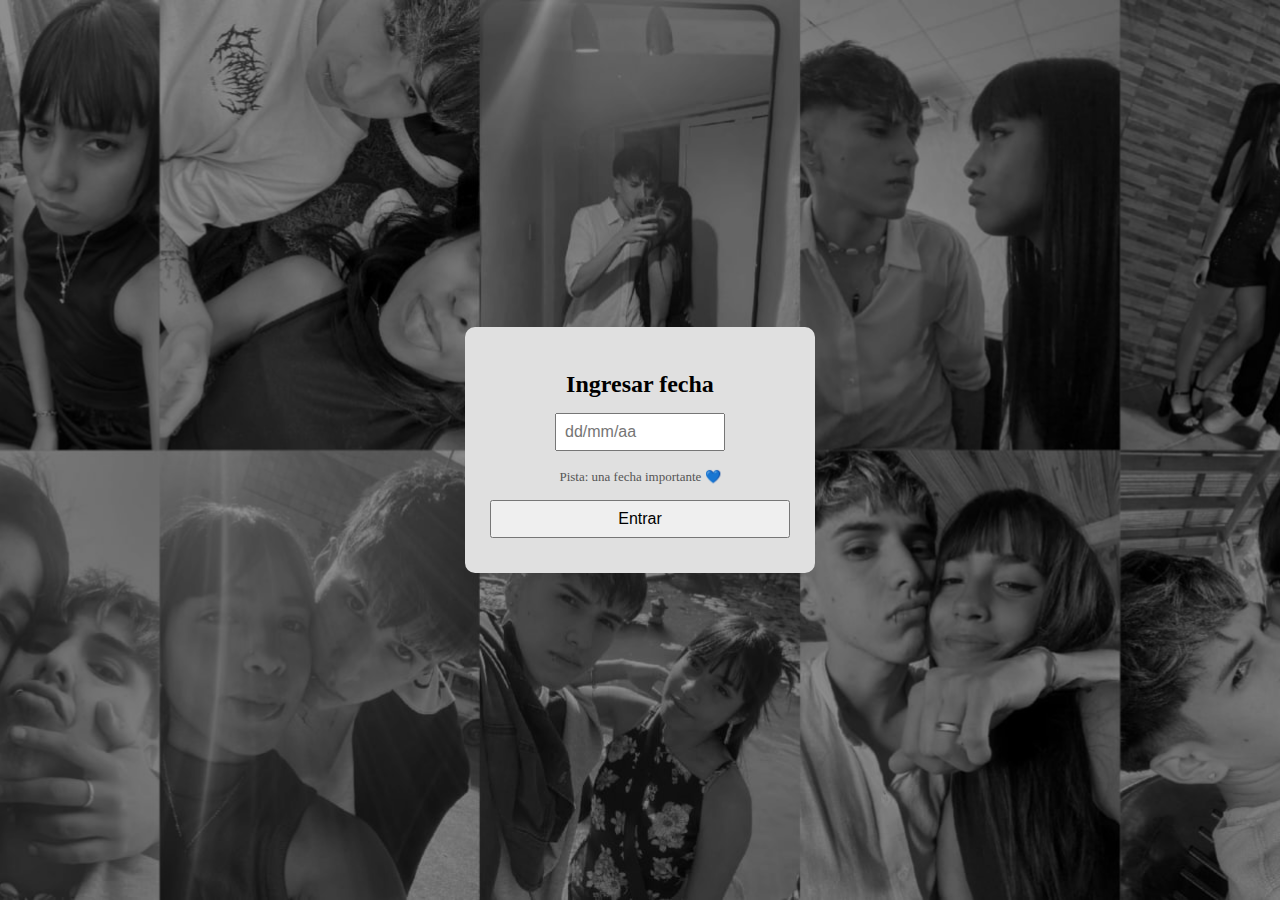
<file: index.html>
<!DOCTYPE html>
<html lang="es">

<head>
    <link rel="stylesheet" href="https://fonts.googleapis.com/css2?family=Poetsen+One&display=swap">
    <meta charset="UTF-8">
    <meta name="viewport" content="width=device-width, initial-scale=1.0">
    <title> SantyCami </title>
    <link rel="shortcut icon" href="./images/favicon.png">
    <link rel="stylesheet" href="./styles.css">

    <body id="ingreso"></body>
<div class="ingreso">

    <h2>Ingresar fecha</h2>

        <form id="loginForm">
            <input 
                 type="text"
                 id="fecha"
                 placeholder="dd/mm/aa"
                    maxlength="8"
    >
            <p id="pista">Pista: una fecha importante 💙</p>
            <button type="submit">Entrar</button>
        </form>

    <p id="error"></p>

    <script src="scripts.js"></script>
</div>
</body>

</html>
</file>
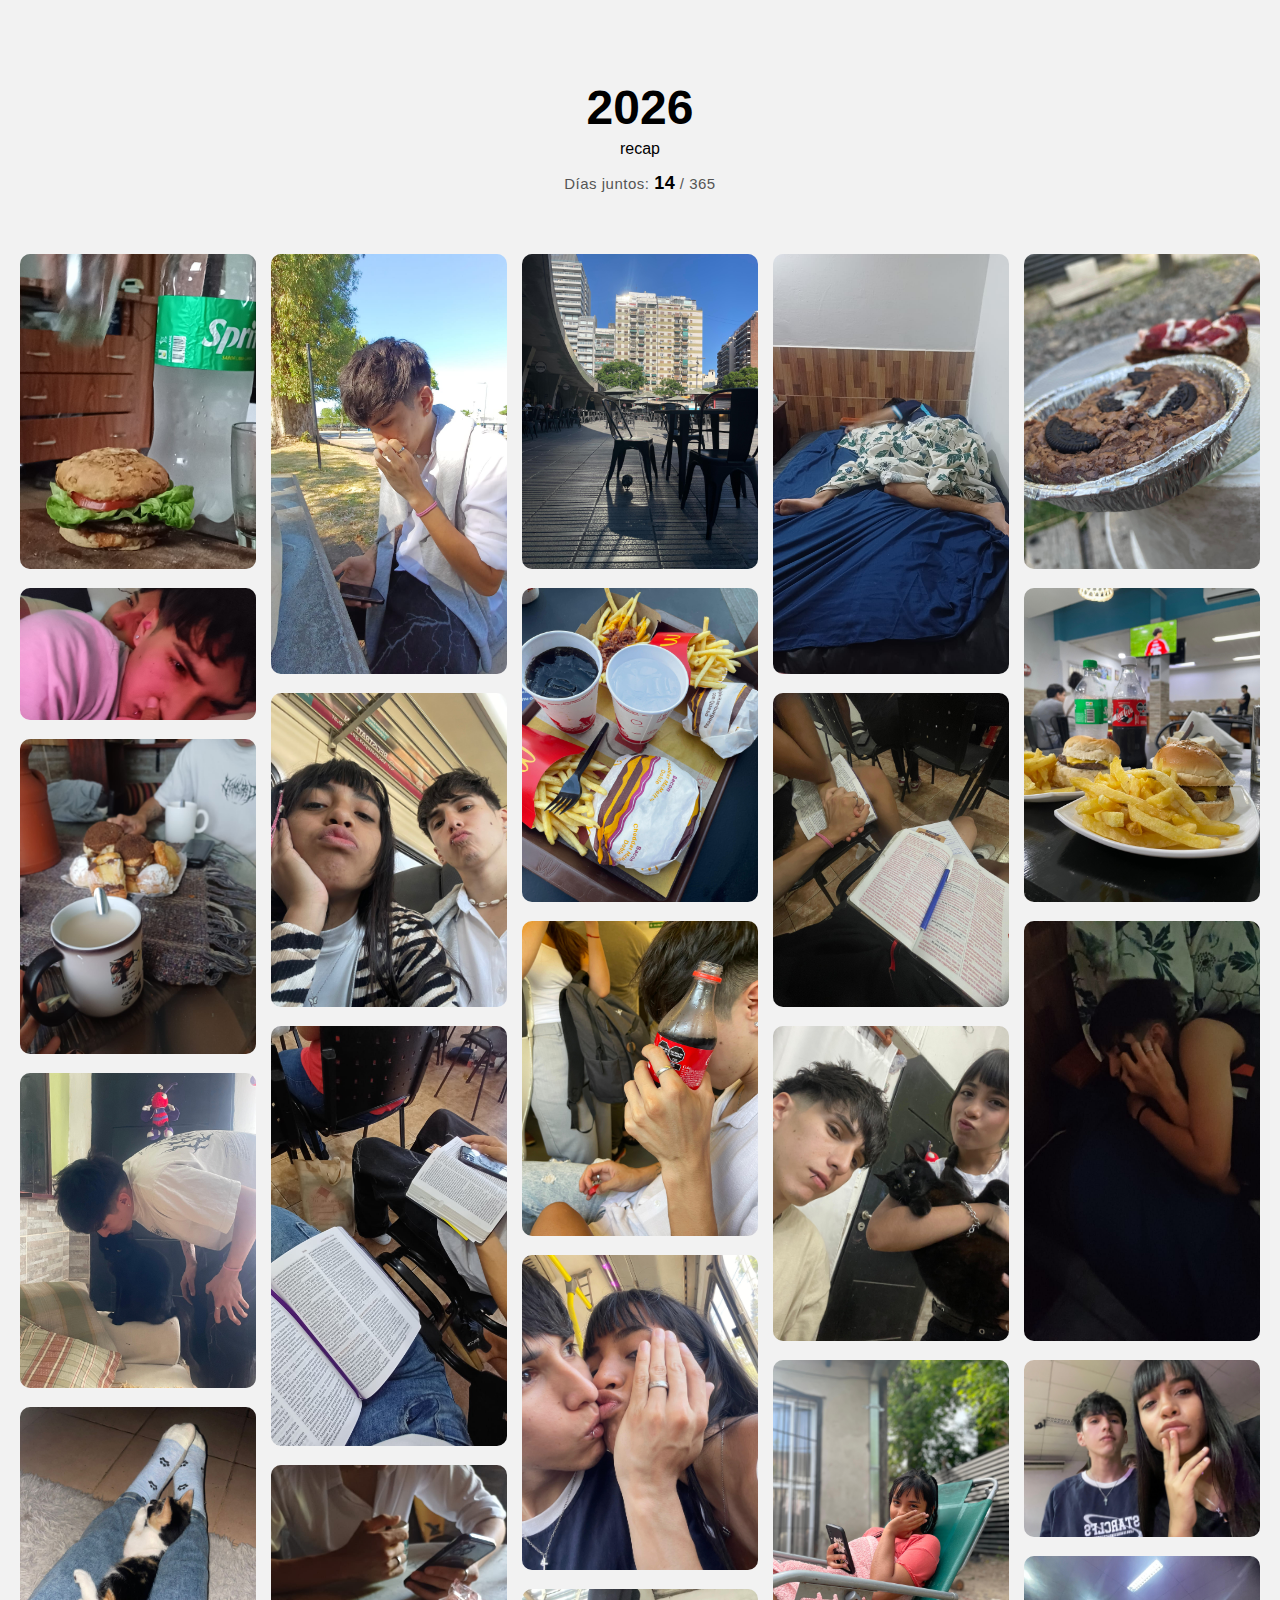
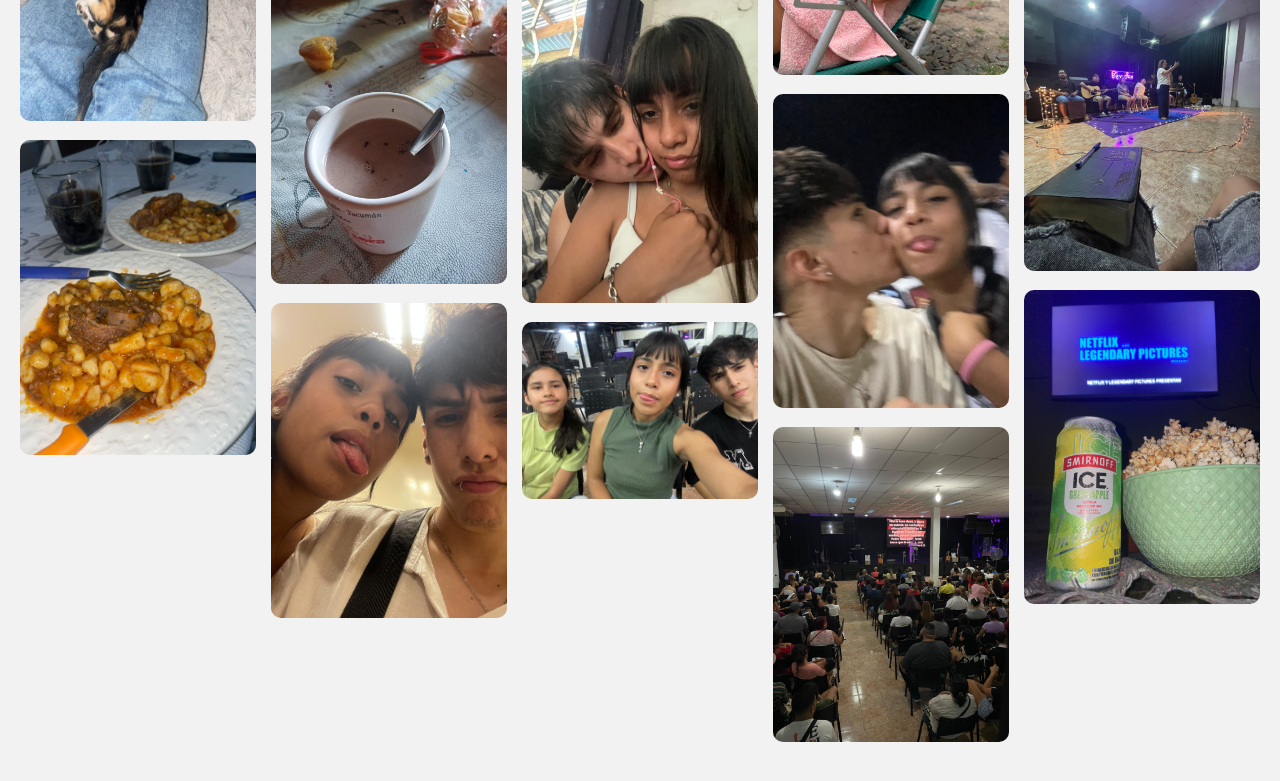
<file: pages/album2026.html>
<!DOCTYPE html>
<html lang="es">

<head>
    <link rel="stylesheet" href="https://fonts.googleapis.com/css2?family=Poetsen+One&display=swap">
    <meta charset="UTF-8">
    <meta name="viewport" content="width=device-width, initial-scale=1.0">
    <title> SantyCami </title>
    <link rel="shortcut icon" href="../images/favicon.png">
    <link rel="stylesheet" href="../styles.css">
    <link rel="stylesheet" href="https://cdnjs.cloudflare.com/ajax/libs/font-awesome/6.5.0/css/all.min.css">

</head>

<body class="album2026">

    <div class="album-header">
  <h1 class="album-year">2026</h1>
  <p class="album-recap">recap</p>
<p class="contador">Días juntos: <strong>14</strong> / 365</p>
</div>



    <div class="galeria">
    <!--  <h3>8 de Enero</h3> -->
 
        <img  src="../images/8enero.jpeg">
        <img  src="../images/8enero2.jpeg">
  


    <!-- <h3>9 de Enero</h3> -->
   
        <img  src="../images/9enero.jpeg">
        <img  src="../images/9enero2.jpeg">
 


    <!-- <h3>10 de Enero</h3> -->
  
        <img  src="../images/10enero.jpeg">
        <img  src="../images/10enero2.jpeg">


 
    <!-- <h3>11 de Enero</h3> -->
    
        <img  src="../images/11enero.jpeg">
        <img  src="../images/11enero2.jpeg">
        <img  src="../images/11enero3.jpeg">
        <img  src="../images/11enero4.jpeg">



    <!-- <h3>13 de Enero</h3> -->
    
        <img  src="../images/13enero (1).jpeg">
        <img  src="../images/13enero (2).jpeg">
        <img  src="../images/13enero (3).jpeg">
        <img  src="../images/13enero (4).jpeg">



    <!-- <h3>14 de Enero</h3> -->
    
        <img  src="../images/14enero (1).jpeg">
        <img  src="../images/14enero (2).jpeg">



    <!-- <h3>17/18 de Enero</h3> -->
    
        <img  src="../images/17enero (1).jpeg">
        <img  src="../images/17enero (2).jpeg">
        <img  src="../images/17enero (3).jpeg">



    <!-- <h3>26/27 de Enero</h3> -->
   
        <img  src="../images/24enero (1).jpeg">
        <img  src="../images/24enero (2).jpeg">
        <img  src="../images/25enero .jpeg">

        <img  src="../images/28enero (1).jpeg">
        <img  src="../images/28enero (2).jpeg">
        <img  src="../images/28enero (3).jpeg">

        <img  src="../images/1febrero.jpeg">

        <img  src="../images/31enero (1).jpeg">
        <img  src="../images/31enero (2).jpeg">
        <img  src="../images/31enero (3).jpeg">
    </div>




</body>
</html>
</file>
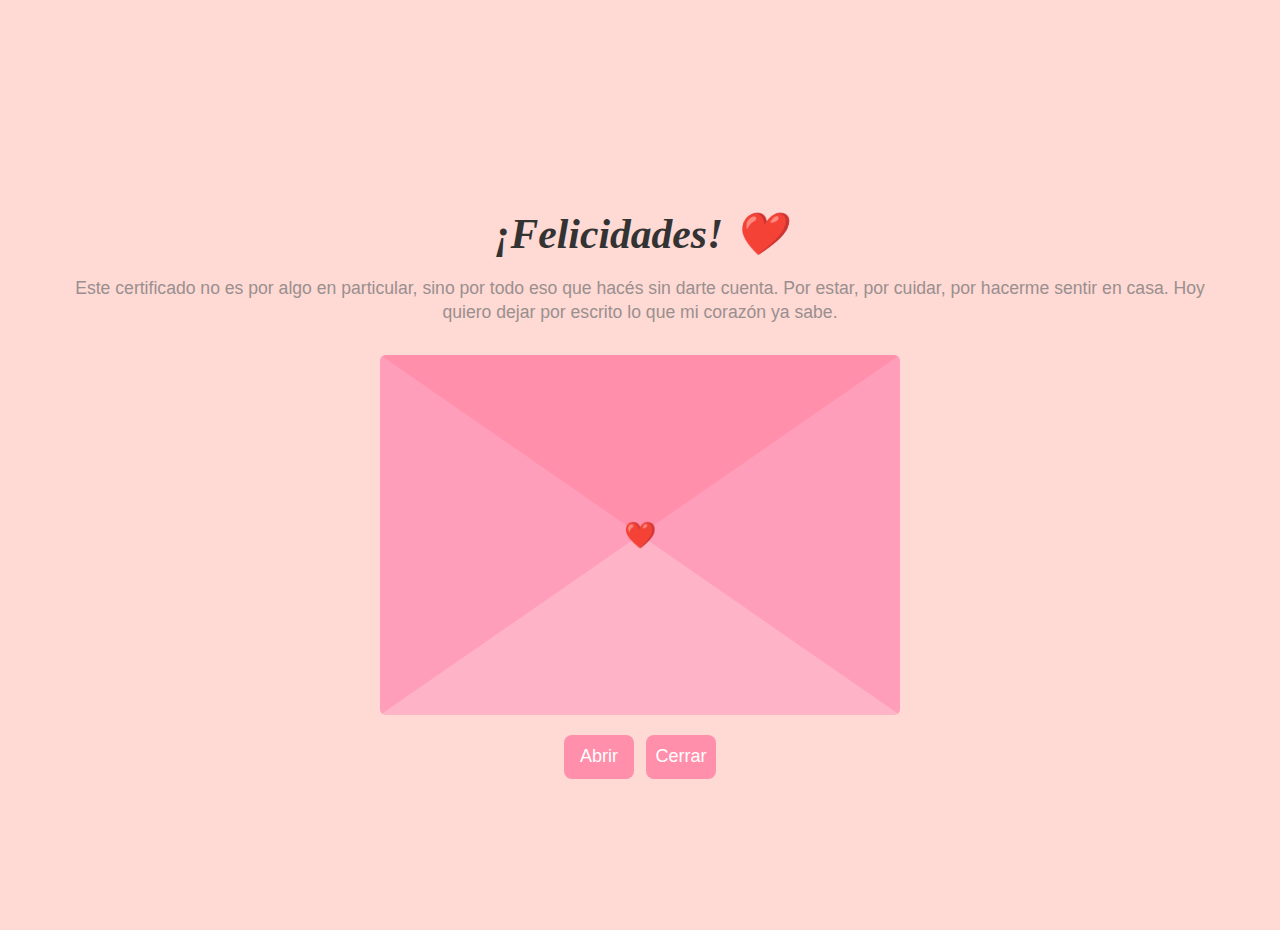
<file: pages/certificado.html>
<!DOCTYPE html>
<html lang="es">

<head>
    <link rel="stylesheet" href="https://fonts.googleapis.com/css2?family=Poetsen+One&display=swap">
    <meta charset="UTF-8">
    <meta name="viewport" content="width=device-width, initial-scale=1.0">
    <title> Certificado </title>
    <link rel="shortcut icon" href="../images/favicon.png">
    <link rel="stylesheet" href="../styles.css">
</head>

<div class="pagina-certificado">
    <body id="carta-page">
<div class="texto-intro">
    <h1 class="titulo">¡Felicidades! ❤️</h1>
    <p class="subtitulo">Este certificado no es por algo en particular,
sino por todo eso que hacés sin darte cuenta.
Por estar, por cuidar, por hacerme sentir en casa.
Hoy quiero dejar por escrito lo que mi corazón ya sabe.</p>
</div>

    <div class="carta">
        <div class="sobre">
            <div class="solapa superior"></div>
            <div class="solapa izquierda"></div>
            <div class="solapa derecha"></div>

            <div class="contenido">
                <img src="../images/certificado.png" alt="Certificado">
            </div>

            <div class="corazon">❤️</div>
        </div>
    </div>

    <div class="botones">
        <button onclick="abrirCarta()">Abrir</button>
        <button onclick="cerrarCarta()">Cerrar</button>
    </div>

    <script src="../scripts.js"></script>
    </div>
</body>
</html>
</file>
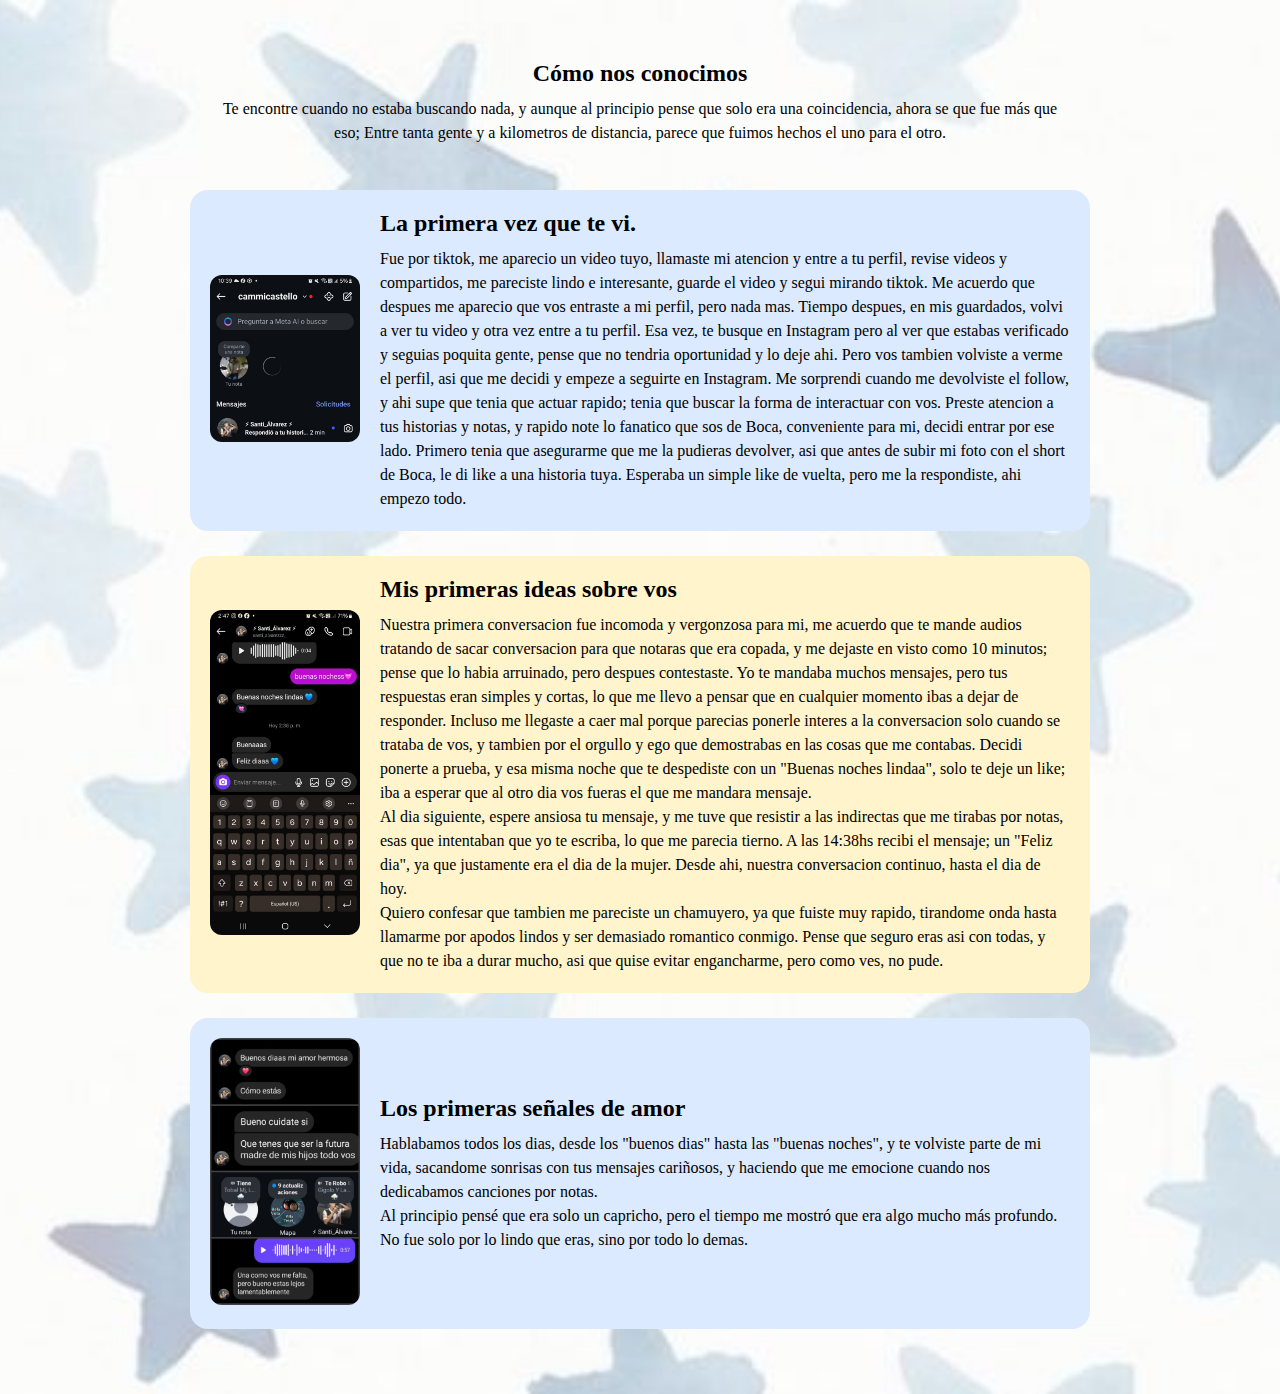
<file: pages/como-nos-conocimos.html>
<!DOCTYPE html>
<html lang="es">

<head>
    <link rel="stylesheet" href="https://fonts.googleapis.com/css2?family=Poetsen+One&display=swap">
    <meta charset="UTF-8">
    <meta name="viewport" content="width=device-width, initial-scale=1.0">
    <title> SantyCami </title>
    <link rel="shortcut icon" href="../images/favicon.png">
    <link rel="stylesheet" href="../styles.css">
    <link rel="stylesheet" href="https://cdnjs.cloudflare.com/ajax/libs/font-awesome/6.5.0/css/all.min.css">

</head>

<body>
    <body id="comonosconocimos">

    <div class="comonosconocimos-contenedor">

        <div class="primercuadrito">
            <div class="comonosconocimos-texto">
                <h2>Cómo nos conocimos</h2>
                <p>
                    Te encontre cuando no estaba buscando nada, y aunque al principio pense que solo era una coincidencia, 
                    ahora se que fue más que eso; Entre tanta gente y a kilometros de distancia, parece que fuimos hechos el uno para el otro.

                </p>
            </div>
        </div>

        <div class="cuadrito azul">
            <div class="imagen">
            <img src="../images/cap1.jpeg" alt="Primer charla">
            </div>
            <div class="comonosconocimos-texto">
                <h2>La primera vez que te vi.</h2>
                <p>
                    Fue por tiktok, me aparecio un video tuyo, llamaste mi atencion y entre a tu perfil, revise videos y compartidos, 
                    me pareciste lindo e interesante, guarde el video y segui mirando tiktok. Me acuerdo que despues me aparecio
                    que vos entraste a mi perfil, pero nada mas.
                    Tiempo despues, en mis guardados, volvi a ver tu video y otra vez entre a tu perfil. Esa vez, te busque en Instagram pero al ver que
                    estabas verificado y seguias poquita gente, pense que no tendria oportunidad y lo deje ahi. Pero vos tambien volviste
                    a verme el perfil, asi que me decidi y empeze a seguirte en Instagram. Me sorprendi cuando me devolviste el follow, y 
                    ahi supe que tenia que actuar rapido; tenia que buscar la forma de interactuar con vos.
                    Preste atencion a tus historias y notas, y rapido note lo fanatico que sos de Boca, conveniente para mi, decidi entrar
                    por ese lado. Primero tenia que asegurarme que me la pudieras devolver, asi que antes de subir mi foto con el short de 
                    Boca, le di like a una historia tuya.
                    Esperaba un simple like de vuelta, pero me la respondiste, ahi empezo todo.
                </p>
            </div>
        </div>

        <div class="cuadrito amarillo">
            <div class="imagen">
            <img src="../images/cap2.jpeg" alt="Algo que marcó">
            </div>
            <div class="comonosconocimos-texto">
                <h2>Mis primeras ideas sobre vos</h2>
                <p>
                    Nuestra primera conversacion fue incomoda y vergonzosa para mi, me acuerdo que te mande audios tratando de sacar
                    conversacion para que notaras que era copada, y me dejaste en visto como 10 minutos; pense que lo habia arruinado, pero
                    despues contestaste. Yo te mandaba muchos mensajes, pero tus respuestas eran simples y cortas, lo que me llevo a pensar
                    que en cualquier momento ibas a dejar de responder. Incluso me llegaste a caer mal porque parecias ponerle interes a la 
                    conversacion solo cuando se trataba de vos, y tambien por el orgullo y ego que demostrabas en las cosas que me contabas.
                    Decidi ponerte a prueba, y esa misma noche que te despediste con un "Buenas noches lindaa", solo te deje un like; iba a 
                    esperar que al otro dia vos fueras el que me mandara mensaje.
                </p>
                <p>
                    Al dia siguiente, espere ansiosa tu mensaje, y me tuve que resistir a las indirectas que me tirabas por notas, esas que intentaban
                    que yo te escriba, lo que me parecia tierno. A las 14:38hs recibi el mensaje; un "Feliz dia", ya que justamente era el dia de la mujer.
                    Desde ahi, nuestra conversacion continuo, hasta el dia de hoy.
                </p>
                <p>
                    Quiero confesar que tambien me pareciste un chamuyero, ya que fuiste muy rapido, tirandome onda hasta llamarme por apodos
                    lindos y ser demasiado romantico conmigo. Pense que seguro eras asi con todas, y que no te iba a durar mucho, asi que quise evitar
                    engancharme, pero como ves, no pude.
                </p>
            </div>
        </div>
        <div class="cuadrito azul">
            <div class="imagen">
            <img src="../images/cap3.jpeg" alt="Algo que marcó">
            </div>
            <div class="comonosconocimos-texto">
                <h2> Los primeras señales de amor </h2>
                <p>
                    Hablabamos todos los dias, desde los "buenos dias" hasta las "buenas noches", y te volviste parte de mi vida, sacandome 
                    sonrisas con tus mensajes cariñosos, y haciendo que me emocione cuando nos dedicabamos canciones por notas. 
                </p>
                <p>
                    Al principio pensé que era solo un capricho, pero el tiempo me mostró que era algo mucho más profundo. No fue solo por lo 
                    lindo que eras, sino por todo lo demas.
                </p>
            </div>

    </div>

</body>

</body>

</html>
</file>
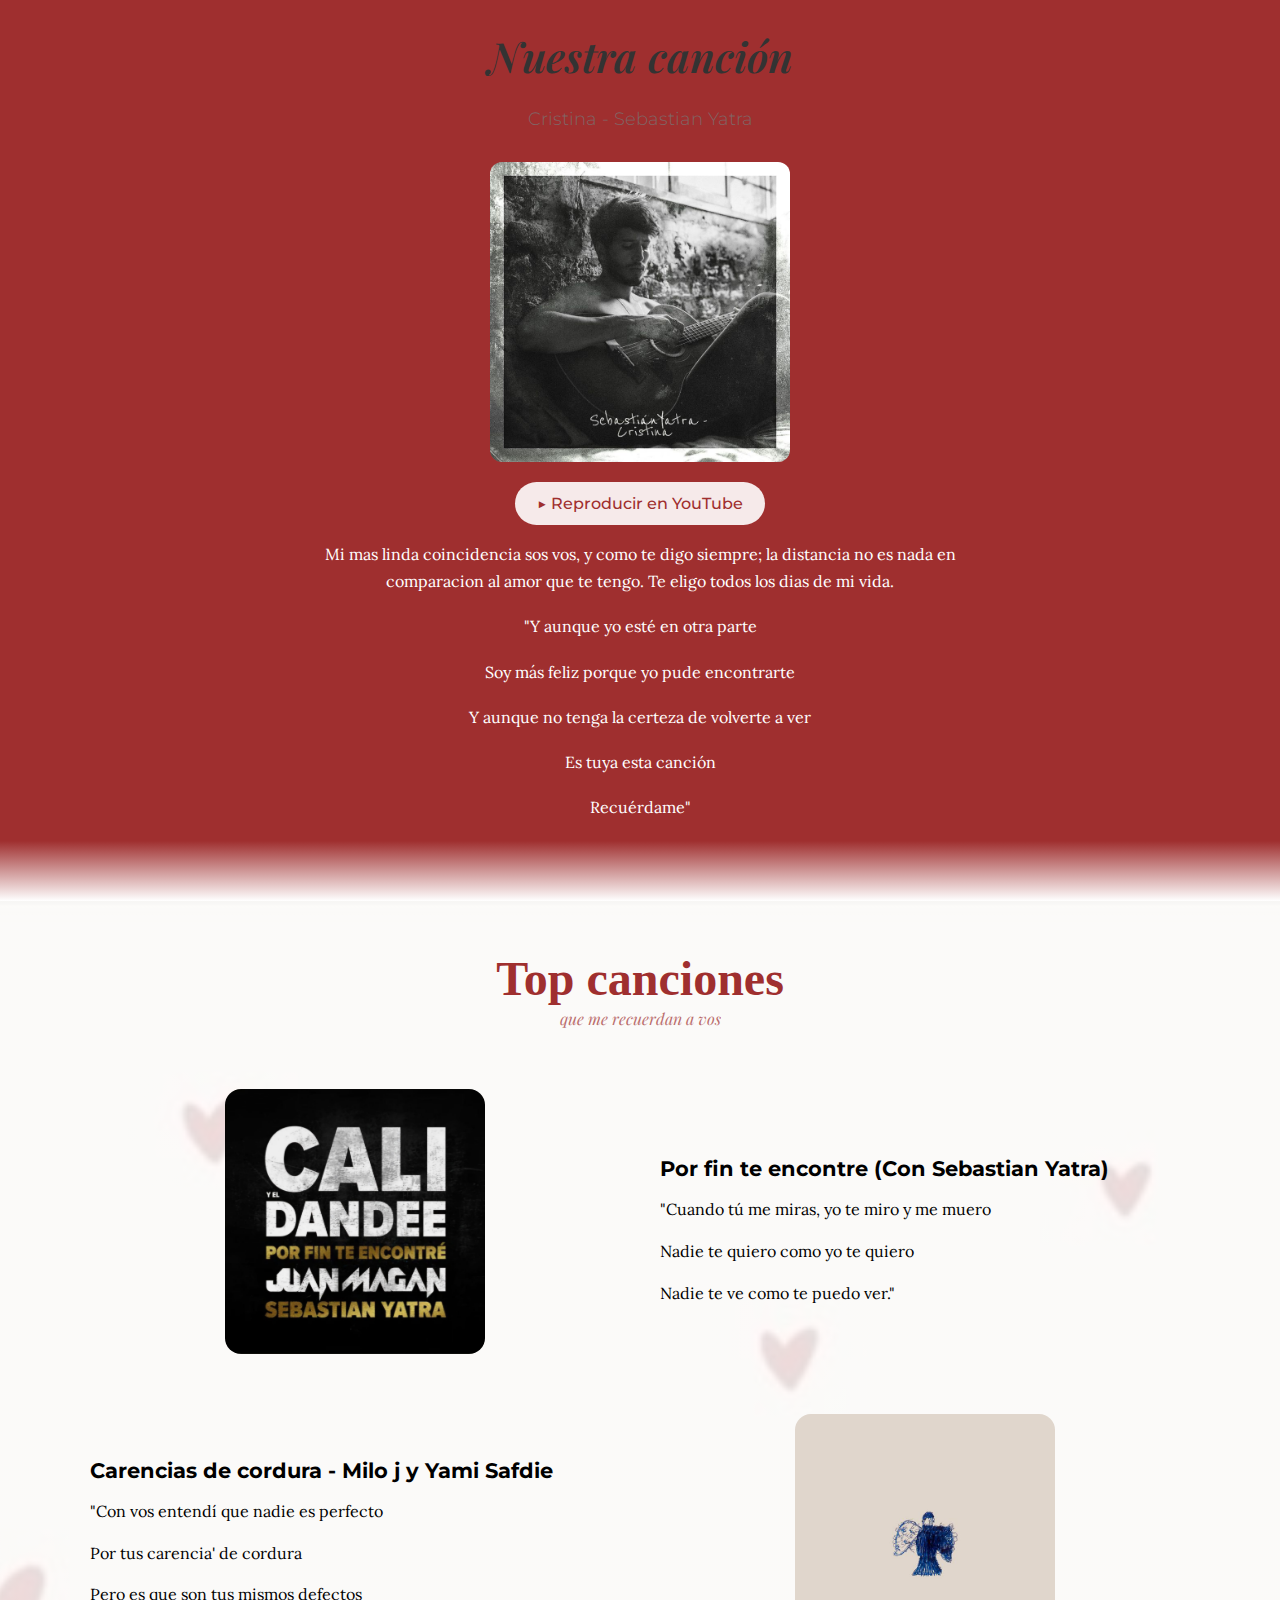
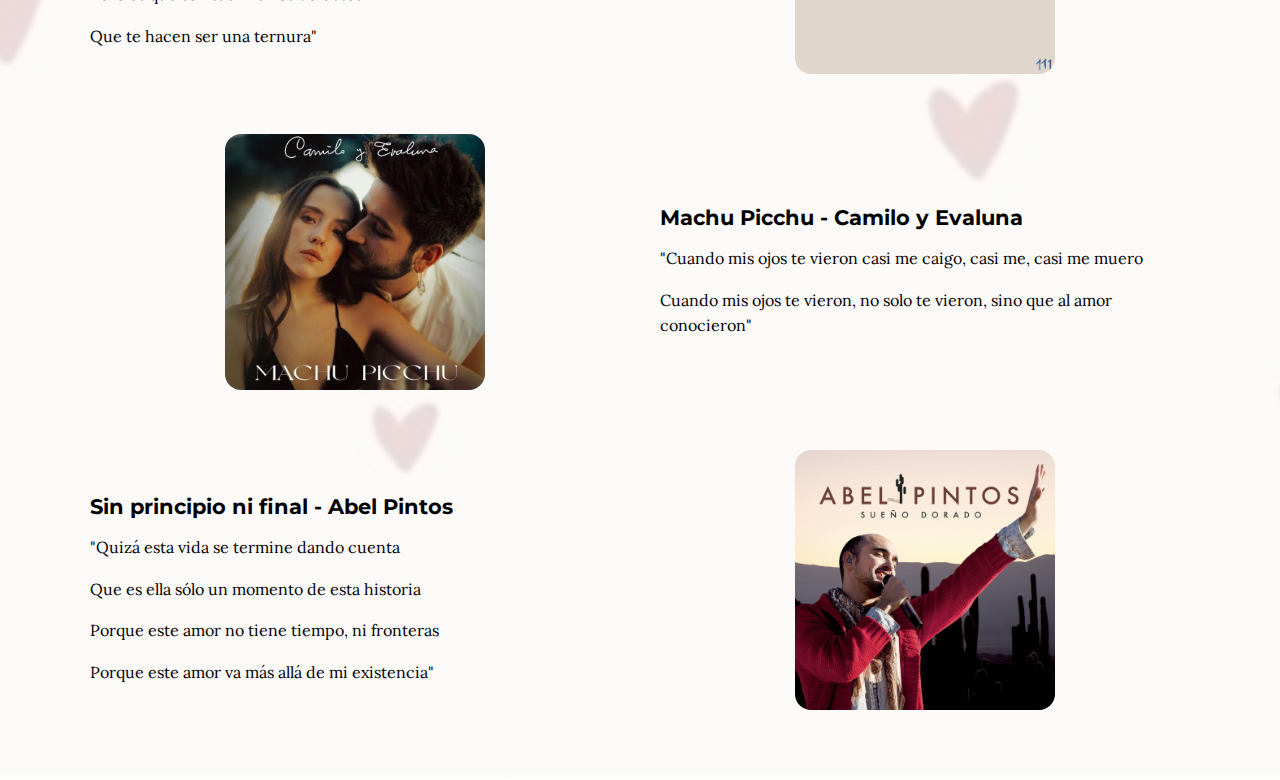
<file: pages/dedicatorias.html>
<!DOCTYPE html>
<html lang="es">

<head>
    <link rel="stylesheet" href="https://fonts.googleapis.com/css2?family=Poetsen+One&display=swap">
    <meta charset="UTF-8">
    <meta name="viewport" content="width=device-width, initial-scale=1.0">
    <title> SantyCami </title>
    <link rel="shortcut icon" href="../images/favicon.png">
    <link rel="stylesheet" href="../styles.css">
    <link href="https://fonts.googleapis.com/css2?family=Playfair+Display:ital@1&family=Montserrat:wght@300;400&family=Lora:ital,wght@0,400;1,400&display=swap" rel="stylesheet">
</head>

<body id="dedicatorias">

<div class="cancion-principal">
  <h1 class="titulo">Nuestra canción</h1>
  <h2 class="subtitulo">Cristina - Sebastian Yatra</h2>

  <div class="imagen-cancion">
    <img src="../images/cristina.jpg" alt="Nuestra canción">
  </div>

  <a
    href="https://www.youtube.com/watch?v=DombH8hXDGw"
    target="_blank"
    class="boton-reproducir">
    ▶ Reproducir en YouTube
  </a>

  <p class="descripcion">
    Mi mas linda coincidencia sos vos, y como te digo siempre; la distancia no es nada en comparacion al amor que te tengo. Te eligo todos los dias de mi vida.
    <p class="descripcion"> "Y aunque yo esté en otra parte </p>
<p class="descripcion">Soy más feliz porque yo pude encontrarte</p>
<p class="descripcion">Y aunque no tenga la certeza de volverte a ver</p>
<p class="descripcion">Es tuya esta canción</p>
<p class="descripcion">Recuérdame" </p>
  </p>
</div>


    <!-- Separador suave -->
    <div class="separador"></div>
  </section>

  <!-- ACÁ DESPUÉS IRÁ EL TOP DE CANCIONES -->
  <section class="top-canciones">
    <div class="top-canciones-contenido">
    <h2 class="titulo-top">Top canciones</h2>
  <p class="subtitulo-top">que me recuerdan a vos</p>

  <div class="cancion fila invertida">
  <div class="texto">
    <h3> Por fin te encontre (Con Sebastian Yatra) </h3>
    <p> "Cuando tú me miras, yo te miro y me muero </p>
<p>Nadie te quiero como yo te quiero</p>
<p>Nadie te ve como te puedo ver." </p>
  </div>
  <div class="imagen">
    <img src="../images/porfinteencontre.jpeg">
  </div>
</div>

<!-- Canción 2 → imagen derecha -->
<div class="cancion fila normal">
  <div class="texto">
    <h3>Carencias de cordura - Milo j y Yami Safdie</h3>
    <p> "Con vos entendí que nadie es perfecto </p>
<p>Por tus carencia' de cordura </p>
<p>Pero es que son tus mismos defectos</p>
<p>Que te hacen ser una ternura" </p>
  </div>
  <div class="imagen">
    <img src="../images/carenciasdecordura.jpg">
  </div>
</div>

<!-- Canción 3 → imagen izquierda -->
<div class="cancion fila invertida">
  <div class="texto">
    <h3>Machu Picchu - Camilo y Evaluna</h3>
    <p>"Cuando mis ojos te vieron casi me caigo, casi me, casi me muero</p>
<p>Cuando mis ojos te vieron, no solo te vieron, sino que al amor conocieron"</p>
  </div>
  <div class="imagen">
    <img src="../images/machupicchu.jpg">
  </div>
</div>

<div class="cancion fila normal">
  <div class="texto">
    <h3>Sin principio ni final - Abel Pintos</h3>
    <p>"Quizá esta vida se termine dando cuenta</p>
<p>Que es ella sólo un momento de esta historia</p>
<p>Porque este amor no tiene tiempo, ni fronteras</p>
<p>Porque este amor va más allá de mi existencia"</p>
  </div>
  <div class="imagen">
    <img src="../images/sinprincipionifinal.jpg">
  </div>
</div>

</div>

</section>

</body>
</file>
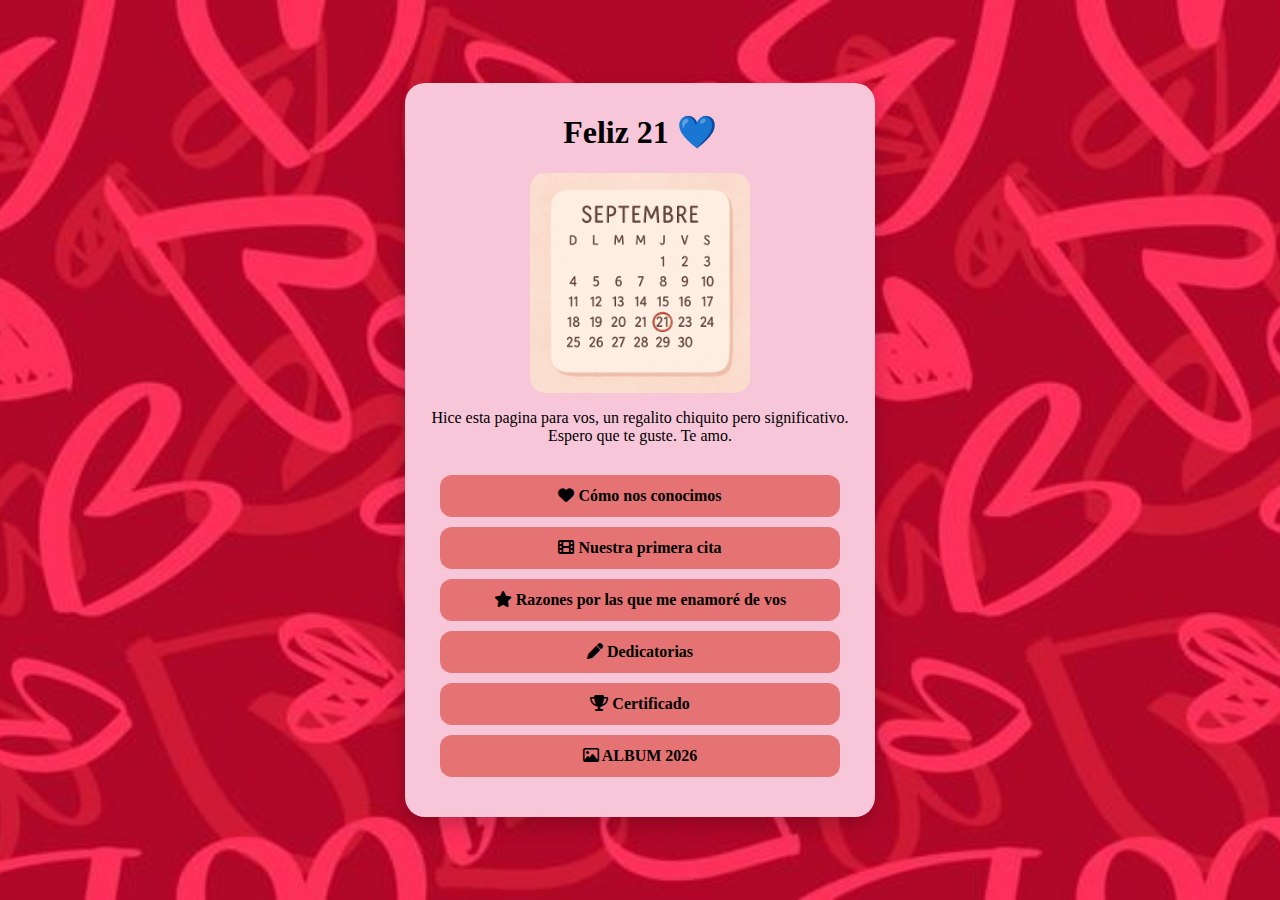
<file: pages/principal.html>
<!DOCTYPE html>
<html lang="es">

<head>
    <link rel="stylesheet" href="https://fonts.googleapis.com/css2?family=Poetsen+One&display=swap">
    <meta charset="UTF-8">
    <meta name="viewport" content="width=device-width, initial-scale=1.0">
    <title> SantyCami </title>
    <link rel="shortcut icon" href="../images/favicon.png">
    <link rel="stylesheet" href="../styles.css">
    <link rel="stylesheet" href="https://cdnjs.cloudflare.com/ajax/libs/font-awesome/6.5.0/css/all.min.css">
</head>
    <body id="principal">
<div class="indice">

    <h1>Feliz 21 💙</h1>

    <img src="../images/fechacalendario.jpg" alt="fechacalendario" class="fechacalendario">

    <p class="intro">
        Hice esta pagina para vos, un regalito chiquito pero significativo.
        Espero que te guste. Te amo.
    </p>

    <nav class="menu">
        <ul>
        <li><a href="como-nos-conocimos.html"><i class="fa-solid fa-heart"></i> Cómo nos conocimos</a></li>
        <li><a href="primera-cita.html"><i class="fa-solid fa-film"></i> Nuestra primera cita</a></li>
        <li><a href="razones.html"><i class="fa-solid fa-star"></i> Razones por las que me enamoré de vos</a></li>
        <li><a href="dedicatorias.html"><i class="fa-solid fa-pen"></i> Dedicatorias</a></li>
        <li><a href="certificado.html"><i class="fa-solid fa-trophy"></i></i> Certificado</a></li>
        <li><a href="album2026.html"><i class="fa-regular fa-image"></i></i> ALBUM 2026 </a></li>
        </ul>
    </nav>

</div>

</body>
</html>
</file>
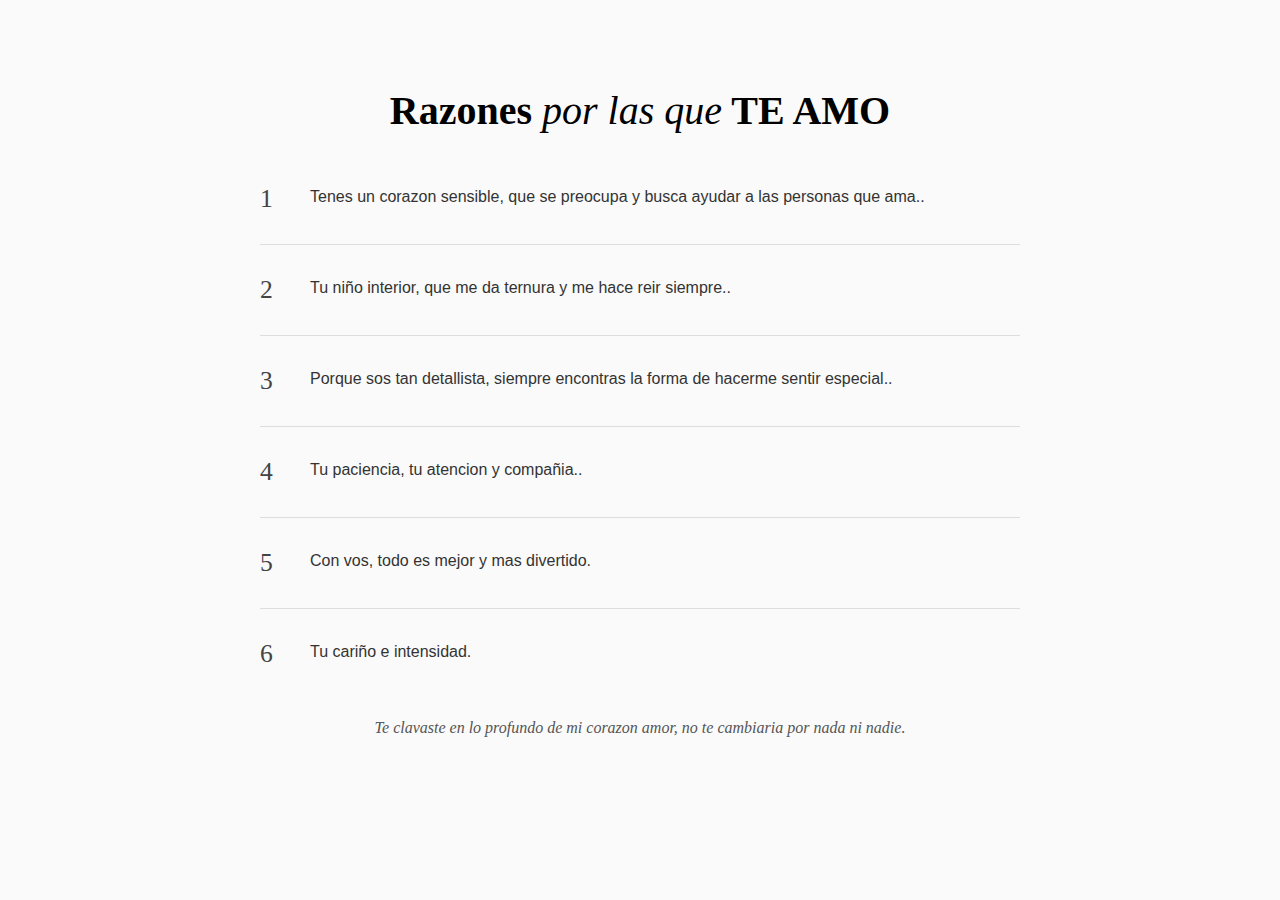
<file: pages/razones.html>
<!DOCTYPE html>
<html lang="es">

<head>
    <link rel="stylesheet" href="https://fonts.googleapis.com/css2?family=Poetsen+One&display=swap">
    <meta charset="UTF-8">
    <meta name="viewport" content="width=device-width, initial-scale=1.0">
    <title> SantyCami </title>
    <link rel="shortcut icon" href="../images/favicon.png">
    <link rel="stylesheet" href="../styles.css">
    <link rel="stylesheet" href="https://cdnjs.cloudflare.com/ajax/libs/font-awesome/6.5.0/css/all.min.css">
</head>

<body class="razones-page">

  <h1 class="titulo-razones">
    Razones <span>por las que</span> TE AMO
  </h1>

  <div class="lista-razones">

    <div class="razon-item">
      <span class="numero">1</span>
       <div class="texto">
      <p>Tenes un corazon sensible, que se preocupa y busca ayudar a las personas que ama..</p>
       </div>
    </div>

    <div class="linea"></div>

    <div class="razon-item">
      <span class="numero">2</span>
       <div class="texto">
      <p>Tu niño interior, que me da ternura y me hace reir siempre..</p>
    </div>
    </div>
    <div class="linea"></div>

    <div class="razon-item">
      <span class="numero">3</span>
       <div class="texto">
      <p>Porque sos tan detallista, siempre encontras la forma de hacerme sentir especial..</p>
       </div>
    </div>

    <div class="linea"></div>

    <div class="razon-item">
      <span class="numero">4</span>
     <div class="texto">
      <p>Tu paciencia, tu atencion y compañia..</p>
    </div>
    </div>
    <div class="linea"></div>

    <div class="razon-item">
      <span class="numero">5</span>
       <div class="texto">
      <p>Con vos, todo es mejor y mas divertido.</p>
    </div>
    </div>

    <div class="linea"></div>
    <div class="razon-item">
      <span class="numero">6</span>
       <div class="texto">
      <p>Tu cariño e intensidad.</p>
    </div>
    </div>
  </div>

  <p class="cierre-razones">
  Te clavaste en lo profundo de mi corazon amor, no te cambiaria por nada ni nadie.
</p>
<script src="../scripts.js"></script>
</body>

</html>
</file>
<file: styles.css>
body {
    margin: 0;
    padding: 0;
    min-height: 100vh;

    box-sizing: border-box;
}

#ingreso{
display: flex;
    justify-content: center;
    align-items: center;

    background-color: #f0f0f0;

    position: relative;
    background-image: url("images/fondocompu.jpeg");
    background-size: cover;
    background-position: center;
    background-repeat: no-repeat;
}

#ingreso::before {
    content: "";
    position: absolute;
    inset: 0;
    background-color: rgba(0, 0, 0, 0.4);
    z-index: -1;
}

#principal {
    text-align: center;
    display: flex;
    align-items: center;
    justify-content: center;
    padding: 40px;

    background-image: url("images/fondoprincipal.jpg");
    background-size: cover;
    background-position: center;
    background-repeat: no-repeat;

    min-height: 100vh;
    display: flex;
    justify-content: center;
    align-items: center;
}

#principal h1 {
    margin-top: 0;
}

#principal p {
    margin-bottom: 20px;
}

.indice {
    background-color: #f7c6d9; /* rosita pastel */
    padding: 30px 25px;
    border-radius: 20px;
    max-width: 420px;
    width: 90%;

    text-align: center;
    box-shadow: 0 8px 20px rgba(0, 0, 0, 0.2);
}

.fechacalendario {
    width: 100%;          /* ocupa el ancho disponible */
    max-width: 220px;     /* límite para que no sea gigante */
    height: auto;         /* mantiene proporción */

    display: block;       /* permite centrar */
    margin: 15px auto;    /* espacio arriba/abajo y centrado */

    border-radius: 15px;  /* bordes redondeados */


}

/*ANIMACIONES DE LA PAGINA PRINCIPAL*/ 

.indice {
    animation: aparecer 1.2s ease-out;
}

@keyframes aparecer {
    from {
        opacity: 0;
        transform: translateY(20px);
    }
    to {
        opacity: 1;
        transform: translateY(0);
    }
}

.menu a {
    transition: transform 0.2s ease, box-shadow 0.2s ease;
}

.menu a:hover {
    transform: scale(1.03);
    box-shadow: 0 4px 12px rgba(0, 0, 0, 0.2);
}

.fechacalendario {
    animation: calendarioLatido 3s infinite;
}

@keyframes calendarioLatido {
    0%, 100% {
        transform: scale(1);
    }
    50% {
        transform: scale(1.03);
    }
}



/* Recuadro del formulario */
.ingreso {
    background-color: #e0e0e0;
    padding: 25px;
    width: 300px;
    border-radius: 10px;
    text-align: center;
}

/* Título */
.ingreso h2 {
    margin-bottom: 15px;
}

/* Input */
#fecha {
    width: 50%;
    padding: 8px;
    font-size: 16px;
    margin-bottom: 5px;
}

/* Pista */
#pista {
    font-size: 13px;
    color: #555;
    margin-bottom: 15px;
}

/* Botón */
button {
    width: 100%;
    padding: 8px;
    font-size: 16px;
    cursor: pointer;
}

/* Error */
#error {
    margin-top: 10px;
    color: red;
    font-size: 14px;
}

.menu {
    display: flex;
    justify-content: center;
}

/* Quitar estilos por defecto de la lista */
.menu ul {
    list-style: none;
    padding: 0;
    margin: 0;
    width: 100%;
    max-width: 400px;
}

/* Cada opción del menú */
.menu li {
    margin: 10px 0;
}

/* Estilo de los enlaces */
.menu a {
    display: block;
    text-align: center;
    padding: 12px;
    background-color: #e57373;
    color: black;
    text-decoration: none;
    border-radius: 12px;
    font-weight: bold;
}

/* Efecto simple al pasar el mouse (opcional pero lindo) */
.menu a:hover {
    background-color: #d65c5c;
}

#comonosconocimos {
    padding: 40px 20px;

    background-image: url("./images/fondocomonosconocimos.jpg");
    background-size: cover;
    background-position: center;
    background-repeat: no-repeat;

    min-height: 100vh;
}

.comonosconocimos-contenedor {
    max-width: 900px;
    margin: 0 auto;
}

.primercuadrito {
    display: flex;
    align-items: center;
    gap: 20px;

    padding: 20px;
    margin-bottom: 25px;

    border-radius: 18px;
    text-align: center;
}


.cuadrito {
    display: flex;
    align-items: center;
    gap: 20px;

    padding: 20px;
    margin-bottom: 25px;

    border-radius: 18px;
}

.cuadrito img {
    width: 150px;
    height: auto;
    object-fit: cover;

    border-radius: 12px;
    flex-shrink: 0;
}

.comonosconocimos-texto h2 {
    margin: 0 0 10px;
}

.comonosconocimos-texto p {
    margin: 0;
    line-height: 1.5;
}

.azul {
    background-color: #dbeafe; /* azul suave */
}

.amarillo {
    background-color: #fff4cc; /* amarillo suave */
}

/* ESTILOS DEL CERTIFICADO. */

.texto-intro {
    max-width: 90%;
    padding: 0 10px;
}

/* ====== Página ====== */
#carta-page {
    background-color: #ffd9d4;
    min-height: 100vh;
    text-align: center;
    font-family: serif;
    padding-top: 30px;
    overflow: hidden;
}

.subtitulo {
    margin-bottom: 20px;
}

/* ====== Carta ====== */
.carta {
    display: flex;
    justify-content: center;
}

/* ====== Sobre ====== */
.sobre {
    width: 520px;
    height: 360px;
    background: #ffb3c6;
    border-radius: 6px;
    position: relative;
    overflow: hidden;
    transition: height 0.7s ease;
}

/* ====== Solapa superior ====== */
.solapa.superior {
    position: absolute;
    top: 0;
    left: 0;
    width: 0;
    height: 0;
    border-left: 260px solid transparent;
    border-right: 260px solid transparent;
    border-top: 180px solid #ff8fab;
    transform-origin: top;
    transition: transform 0.7s ease;
    z-index: 3;
}

/* ====== Solapas laterales ====== */
.solapa.izquierda {
    position: absolute;
    left: 0;
    bottom: 0;
    width: 0;
    height: 0;
    border-top: 180px solid transparent;
    border-bottom: 180px solid transparent;
    border-left: 260px solid #ff9ebb;
}

.solapa.derecha {
    position: absolute;
    right: 0;
    bottom: 0;
    width: 0;
    height: 0;
    border-top: 180px solid transparent;
    border-bottom: 180px solid transparent;
    border-right: 260px solid #ff9ebb;
}

/* ====== Corazón ====== */
.corazon {
    position: absolute;
    top: 50%;
    left: 50%;
    transform: translate(-50%, -50%);
    font-size: 26px;
    z-index: 5;
    transition: opacity 0.4s ease;
}

/* ====== Contenido ====== */
.contenido {
    position: absolute;
    top: 100%;
    left: 50%;
    transform: translateX(-50%);
    opacity: 0;
    transition: all 0.7s ease;
    z-index: 1;
}

.contenido img {
    width: 420px;
    border-radius: 10px;
}

/* ====== Abierta ====== */
.sobre.abierta {
    height: 620px;
}

.sobre.abierta .solapa.superior {
    transform: rotateX(180deg);
}

.sobre.abierta .corazon {
    opacity: 0;
    transition: opacity 0.4s ease;
}

.sobre.abierta .contenido {
    top: 20px;
    opacity: 1;
}

/* ====== Botones ====== */
.botones {
    display: flex;
    justify-content: center;
    gap: 12px;
    margin-top: 20px;
}

.botones button {

    width: 70px;
    height: 44px;
    font-size: 18px;
    border-radius: 8px;
    padding: 0;
    border: none;
    background-color: #ff8fab;
    color: #fff;
    cursor: pointer;
    display: flex;
    align-items: center;
    justify-content: center;
    transition: background 0.3s ease, transform 0.2s ease;
}

.pagina-certificado {
    height: 100dvh;
    display: flex;
    flex-direction: column;
    justify-content: center;
    align-items: center;
    padding: 0
}

.titulo {
    font-size: 32px;
    font-weight: 600;
    color: #333;
    text-align: center;
}

.subtitulo {
    font-size: 14px;
    color: #777;
    text-align: center;
    line-height: 1.4;
}

#dedicatorias {
  margin: 0;
  padding: 0;
}



.cancion-principal {
  display: flex;
  flex-direction: column;
  align-items: center;   /* 👈 centra horizontalmente */
  text-align: center;
  background-color: #9f2f2f;
  color: #fff;
}

.imagen-cancion img {
  max-width: 300px;
  width: 100%;
  border-radius: 12px;
  display: block;
}


.titulo {
  font-family: 'Playfair Display', serif;
  font-style: italic;
  font-size: 2.6rem;
  margin-bottom: 10px;
}

.subtitulo {
  font-family: 'Montserrat', sans-serif;
  font-size: 1.1rem;
  font-weight: 300;
  opacity: 0.75;
  margin-bottom: 30px;
}

.descripcion {
  font-family: 'Lora', serif;
  font-size: 1rem;
  line-height: 1.7;
  max-width: 650px;
  margin-left: auto;
  margin-right: auto;
}

.boton-reproducir {
  display: inline-block;
  margin-top: 20px;
  padding: 12px 22px;
  background-color: rgba(255,255,255,0.9);
  color: #9f2f2f;
  border-radius: 30px;
  font-family: 'Montserrat', sans-serif;
  text-decoration: none;
  font-weight: 500;
  transition: transform 0.2s ease, background 0.2s ease;
}

.boton-reproducir:hover {
  transform: scale(1.05);
  background-color: #fff;
}

.separador {
  width: 100%;
  height: 60px;
  background: linear-gradient(
    to bottom,
    rgba(159, 47, 47, 1),
    rgba(159, 47, 47, 0)
  );
}

.top-canciones-contenido {
    padding: 10px;
  max-width: 1100px;
  margin: auto;
}

.top-canciones {
  background-image: url("./images/fondotopcanciones.jpg");
  background-size: cover;
  background-position: center;
  background-repeat: no-repeat;

  background-image:
    linear-gradient(
      rgba(255, 255, 255, 0.85),
      rgba(255, 255, 255, 0.85)
    ),
    url("./images/fondotopcanciones.jpg");
}

p {
  margin-bottom: 2px;
}

.titulo-top {
  font-size: 3rem;
  text-align: center;
  margin-bottom: 2px;
  color: #9f2f2f;
}

.subtitulo-top {
  font-family: 'Playfair Display', serif;
  font-style: italic;
  text-align: center;
  opacity: 0.7;
  margin-bottom: 60px;
  color: #9f2f2f;
  margin-top: 0;
}

.cancion {
  display: flex;
  align-items: center;
  gap: 40px;
  margin-bottom: 60px;
}

.fila.normal {
  flex-direction: row;
}

.fila.invertida {
  flex-direction: row-reverse;
}

.cancion .texto {
  flex: 1;
}

.cancion h3 {
  font-family: 'Montserrat', sans-serif;
  font-size: 1.3rem;
  margin-bottom: 10px;
}

.cancion p {
  font-family: 'Lora', serif;
  line-height: 1.6;
}

.cancion .imagen {
  flex: 1;
  display: flex;
  justify-content: center;
}

.cancion img {
  width: 100%;
  max-width: 260px;
  border-radius: 16px;
  object-fit: cover;
}

.razones-page {
  max-width: 800px;
  margin: auto;
  padding: 60px 20px;
  background-color: #fafafa;
}

.titulo-razones {
  font-family: 'Playfair Display', serif;
  font-size: 2.5rem;
  text-align: center;
  margin-bottom: 50px;
}

.titulo-razones span {
  font-style: italic;
  font-weight: 400;
}

.lista-razones {
  display: flex;
  flex-direction: column;
  gap: 20px;
}

.razon-item {
  display: flex;
  gap: 20px;
  align-items: flex-start;
}

.numero {
  font-size: 1.6rem;
  font-family: 'Playfair Display', serif;
  color: #444;
  min-width: 30px;
}

.razon-item p {
  font-family: 'Montserrat', sans-serif;
  line-height: 1.6;
  margin: 0;
  color: #333;
}

.linea {
  height: 1px;
  background-color: #ddd;
  margin: 10px 0;
}

.cierre-razones {
  text-align: center;
  margin-top: 50px;
  font-style: italic;
  color: #555;
}

/* Fondo general */
.album2026 {
  font-family: Arial, sans-serif;
    background: #f2f2f2;
    margin: 0;
    padding: 20px;
    text-align: center;
}

/* Header */
.album-header {
  text-align: center;
  margin: 60px 0;
}

.album-year {
  font-size: 48px;
  margin: 0;
}

.album-recap {
  margin-top: 5px;
}

.day-title {
  font-size: 14px;
  font-weight: 600;
  margin-bottom: 10px;
  color: #333;
}

.galeria {
    column-count: 5;          /* cantidad de columnas */
    column-gap: 15px;
}

.galeria img {
    width: 100%;
    height: auto;             /* mantiene proporción */
    margin-bottom: 15px;
    border-radius: 10px;
    break-inside: avoid;      /* evita cortes raros */
}

.contador {
    text-align: center;
    font-size: 15px;
    color: #555;
    margin-bottom: 25px;
    letter-spacing: 0.5px;
}

.contador strong {
    color: #000;
    font-size: 18px;
}



@media (max-width: 1200px) {
    .galeria { column-count: 4; }
}

@media (max-width: 800px) {
    .galeria { column-count: 3; }
}

@media (max-width: 500px) {
    .galeria { column-count: 2; }
}

  



@media (max-width: 600px) {
    .cuadrito {
        flex-direction: column;
        text-align: center;
    }

    .cuadrito img {
        width: 100%;
        height: auto;
    }
}

@media (max-width: 600px) {
    #ingreso {
        background-image: url("images/fondocelu.jpeg");
    }
}

@media (max-width: 600px) {

    /* contenedor general */
    .pagina-certificado {
        height: 100dvh;
        justify-content: center;
        gap: 12px;
        padding: 10px 0;
    }

    /* sobre más chico */
    .sobre {
        width: 300px;
        height: 200px;
    }

    .sobre.abierta {
        height: 320px;
    }

    /* contenido (certificado) más chico */
    .contenido img {
        width: 240px;
    }

    /* botones siempre visibles */
    .botones-sobre {
        margin-bottom: 10px;
        margin-top: 8px;
    }
}

.primera-cita {
  max-width: 1100px;
  margin: 80px auto;
  padding: 0 20px;

  display: grid;
  grid-template-columns: repeat(2, 1fr);
  gap: 60px;
}

/* ITEMS */
.grid-item {
  opacity: 0;
  transform: translateY(30px);
  animation: aparecer 0.8s ease forwards;
}

.grid-item:nth-child(1) { animation-delay: 0.1s; }
.grid-item:nth-child(2) { animation-delay: 0.2s; }
.grid-item:nth-child(3) { animation-delay: 0.3s; }
.grid-item:nth-child(4) { animation-delay: 0.4s; }

/* TEXTO */
.grid-item.texto h2 {
  font-family: 'Playfair Display', serif;
  font-size: 2.2rem;
  margin-bottom: 5px;
}

.grid-item.texto h3 {
  font-family: 'Playfair Display', serif;
  font-style: italic;
  font-weight: 400;
  opacity: 0.7;
  margin-bottom: 20px;
}

.grid-item.texto p {
  font-family: 'Montserrat', sans-serif;
  font-size: 0.95rem;
  line-height: 1.6;
  max-width: 90%;
}

/* IMAGEN */
.grid-item.imagen img {
  width: 100%;
  aspect-ratio: 1 / 1; /* cuadradas */
  object-fit: cover;
  border-radius: 6px;
}

.grid-item.imagen img {
  filter: grayscale(100%);
}

.grid-item {
  position: relative;
  padding-bottom: 30px;
}

.grid-item::after {
  content: "";
  position: absolute;
  bottom: 0;
  left: 0;
  width: 100%;
  height: 1px;
  background: rgba(0, 0, 0, 0.12);
}

/* ANIMACIÓN */
@keyframes aparecer {
  to {
    opacity: 1;
    transform: translateY(0);
  }
}

/* 📱 MOBILE */
@media (max-width: 768px) {
  .primera-cita {
    grid-template-columns: 1fr;
    gap: 40px;
  }

  .grid-item.texto p {
    max-width: 100%;
  }
}

@media (max-width: 600px) {

    .solapa.superior {
        border-left: 150px solid transparent;
        border-right: 150px solid transparent;
        border-top: 100px solid #ff8fab;
    }

    .solapa.izquierda {
        border-top: 100px solid transparent;
        border-bottom: 100px solid transparent;
        border-left: 150px solid #ff9ebb;
    }

    .solapa.derecha {
        border-top: 100px solid transparent;
        border-bottom: 100px solid transparent;
        border-right: 150px solid #ff9ebb;
    }
}

@media (max-width: 600px) {
    html, body {
        overflow-y: auto;
    }
}

@media (max-width: 600px) {
    .titulo {
        font-size: 26px;
    }

    .subtitulo {
        font-size: 14px;
    }
}

@media (max-width: 600px) {
    .texto-intro {
        max-width: 320px;
        padding: 0 12px;
    }
}

    @media (max-width: 600px) {

    .cuadrito {
        flex-direction: column;
        text-align: center;
    }

    .cuadrito .contenido-texto {
        order: 1;
    }

    .cuadrito .imagen {
        order: 2;
        margin-top: 12px;
    }

    .cuadrito .imagen img {
        width: 100%;
        max-width: 260px;
    }
}

@media (max-width: 600px) {
  .titulo {
    font-size: 2.1rem;
  }

  .subtitulo {
    font-size: 1rem;
  }

  .descripcion {
    font-size: 0.95rem;
    padding: 0 10px;
  }
}
    
@media (max-width: 768px) {
  .cancion {
    flex-direction: column;
    text-align: center;
  }

  .cancion .imagen {
    margin-top: 20px;
  }
}

@media (max-width: 768px) {

  .cancion h3 {
    font-size: 1.05rem;      /* antes más grande */
    margin-bottom: 6px;      /* menos espacio */
  }

  .cancion p {
    font-size: 0.9rem;       /* texto más compacto */
    line-height: 1.4;        /* menos altura */
  }

  .cancion {
    margin-bottom: 45px;     /* un poquito menos de separación */
  }
}

@media (max-width: 768px) {
  .cancion p {
    margin-top: 0;
  }
}

@media (max-width: 600px) {
  .titulo-razones {
    font-size: 2rem;
  }

  .numero {
    font-size: 1.4rem;
  }

  .razon-item p {
    font-size: 0.95rem;
  }
}
</file>
